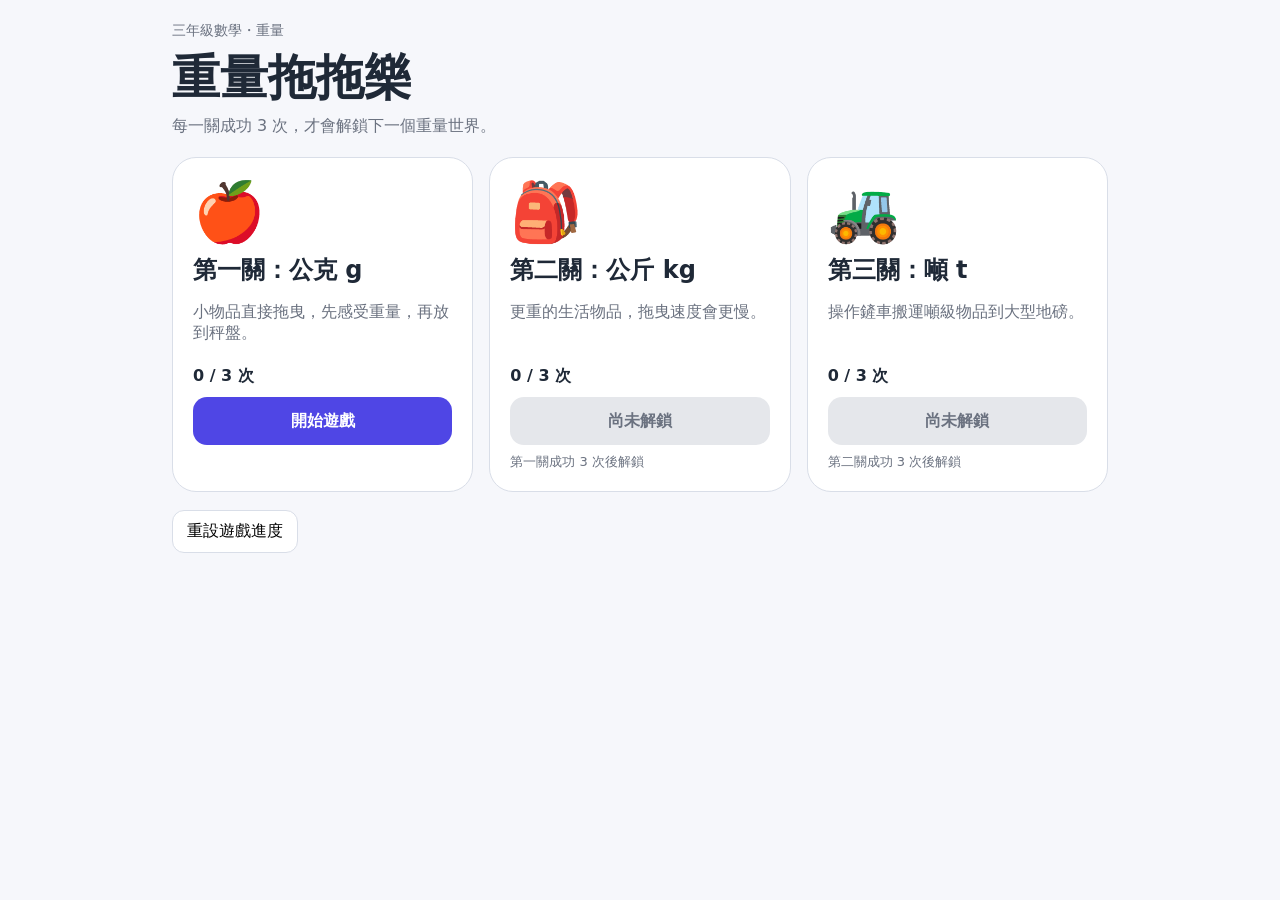
<file: index.html>
<!doctype html>
<html lang="zh-Hant">
<head>
<meta charset="utf-8">
<meta name="viewport" content="width=device-width, initial-scale=1">
<title>三年級重量遊戲</title>
<link rel="stylesheet" href="shared.css">
<style>
.home{max-width:980px;margin:0 auto;padding:22px}
.hero{margin-bottom:20px}
.hero h1{font-size:clamp(30px,5vw,48px);margin:6px 0}
.hero p{color:var(--muted);margin:0}
.cards{display:grid;grid-template-columns:repeat(3,minmax(0,1fr));gap:16px}
.card{background:var(--panel);border:1px solid var(--border);border-radius:24px;padding:20px;min-width:0}
.card .icon{font-size:58px}
.card h2{margin:8px 0 4px}
.card p{color:var(--muted);min-height:48px}
.card .progress{height:auto;width:auto;background:none;font-weight:800;color:var(--text);margin:10px 0}
.play{
  min-height:48px;border-radius:14px;padding:0 16px;display:flex;align-items:center;justify-content:center;
  text-decoration:none;font-weight:800;background:var(--accent);color:#fff
}
.play.locked{background:#e5e7eb;color:#6b7280;pointer-events:none}
.lockline{font-size:13px;color:var(--muted);margin-top:8px}
.reset{margin-top:18px;border:1px solid var(--border);background:var(--panel);border-radius:12px;padding:10px 14px}
@media(max-width:760px){.cards{grid-template-columns:1fr}}
</style>
</head>
<body>
<main class="home">
  <section class="hero">
    <div class="eyebrow">三年級數學・重量</div>
    <h1>重量拖拖樂</h1>
    <p>每一關成功 3 次，才會解鎖下一個重量世界。</p>
  </section>

  <section class="cards">
    <article class="card">
      <div class="icon">🍎</div>
      <h2>第一關：公克 g</h2>
      <p>小物品直接拖曳，先感受重量，再放到秤盤。</p>
      <div class="progress" id="gramsProgress">0 / 3 次</div>
      <a class="play" href="grams.html">開始遊戲</a>
    </article>

    <article class="card">
      <div class="icon">🎒</div>
      <h2>第二關：公斤 kg</h2>
      <p>更重的生活物品，拖曳速度會更慢。</p>
      <div class="progress" id="kgProgress">0 / 3 次</div>
      <a class="play locked" id="kgLink" href="kilograms.html">尚未解鎖</a>
      <div class="lockline" id="kgLock">第一關成功 3 次後解鎖</div>
    </article>

    <article class="card">
      <div class="icon">🚜</div>
      <h2>第三關：噸 t</h2>
      <p>操作鏟車搬運噸級物品到大型地磅。</p>
      <div class="progress" id="tonsProgress">0 / 3 次</div>
      <a class="play locked" id="tonsLink" href="tons.html">尚未解鎖</a>
      <div class="lockline" id="tonsLock">第二關成功 3 次後解鎖</div>
    </article>
  </section>

  <button class="reset" id="resetBtn" type="button">重設遊戲進度</button>
</main>

<script src="shared.js"></script>
<script>
const p=GameCore.loadProgress();
gramsProgress.textContent=`${p.gramsWins} / 3 次`;
kgProgress.textContent=`${p.kilogramsWins} / 3 次`;
tonsProgress.textContent=`${p.tonsWins} / 3 次`;

if(GameCore.isUnlocked('kilograms')){
  kgLink.classList.remove('locked'); kgLink.textContent='開始遊戲'; kgLock.textContent='已解鎖';
}
if(GameCore.isUnlocked('tons')){
  tonsLink.classList.remove('locked'); tonsLink.textContent='開始遊戲'; tonsLock.textContent='已解鎖';
}
resetBtn.addEventListener('click',()=>{
  if(confirm('要把三個關卡的進度全部歸零嗎？')){
    GameCore.resetAll(); location.reload();
  }
});
</script>
</body>
</html>
</file>
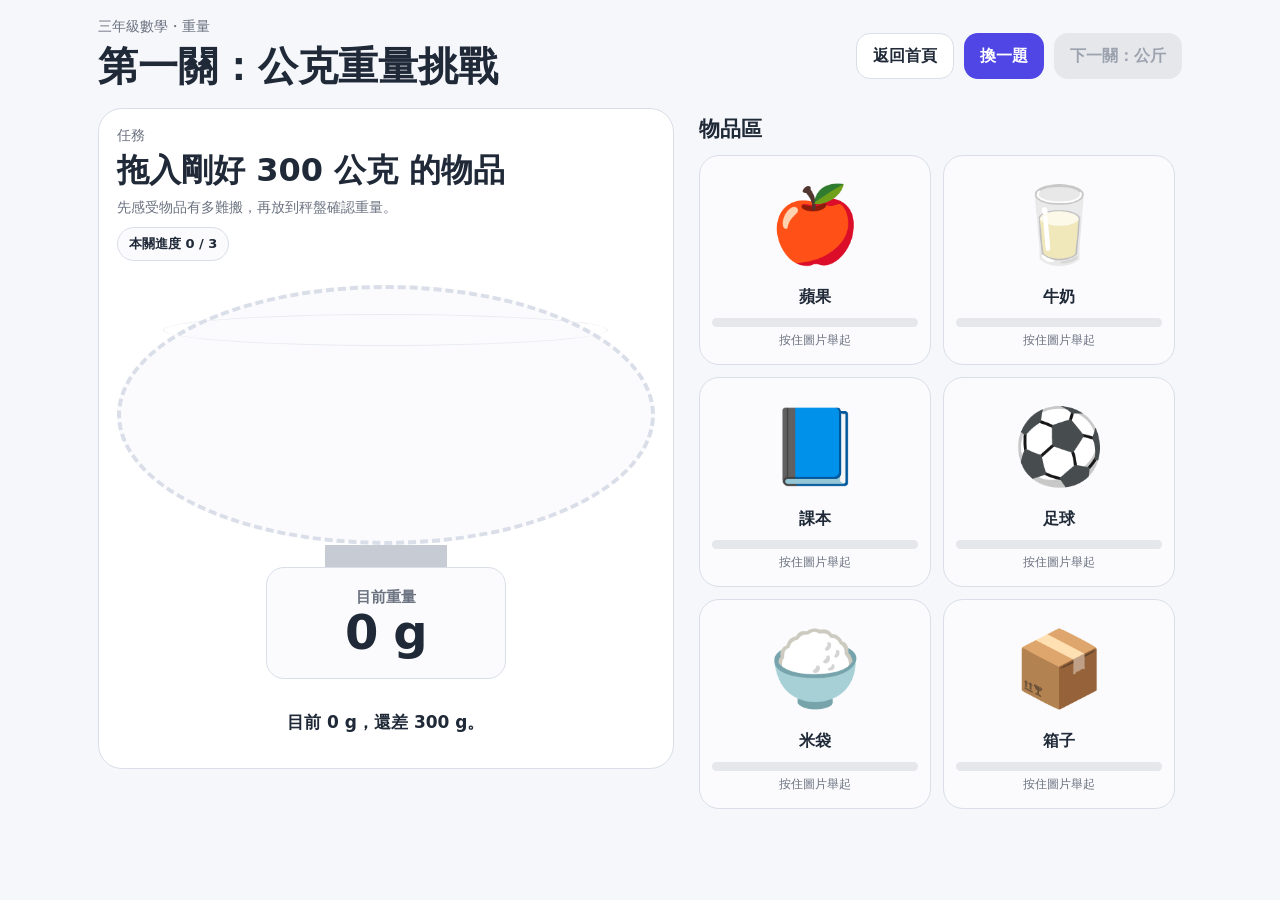
<file: grams.html>
<!doctype html>
<html lang="zh-Hant">
<head>
<meta charset="utf-8">
<meta name="viewport" content="width=device-width, initial-scale=1, viewport-fit=cover">
<title>第一關：公克重量挑戰</title>
<link rel="stylesheet" href="shared.css">
</head>
<body>
<main class="app" id="gameArea">
  
  <header class="topbar">
    <div>
      <div class="eyebrow">三年級數學・重量</div>
      <h1>第一關：公克重量挑戰</h1>
    </div>
    <div class="actions">
      <a class="back" href="index.html">返回首頁</a>
      <button class="btn" id="newRound" type="button">換一題</button>
      <a class="btn next-level disabled" id="nextLevel" href="kilograms.html" aria-disabled="true">下一關：公斤</a>
    </div>
  </header>

  <section class="layout">
    <div class="panel">
      <div class="mission-label">任務</div>
      <div class="mission" id="mission"></div>
      <div class="hint">先感受物品有多難搬，再放到秤盤確認重量。</div>
      <div class="progress-badge" id="progressBadge">本關進度 0 / 3</div>
      

      <div class="scale-wrap">
        <div class="plate" id="targetArea" aria-label="秤盤">
          <div class="plate-items" id="targetItems"></div>
        </div>
        <div class="scale-neck"></div>
        <div class="scale-readout">
          <span>目前重量</span>
          <strong><span class="total-number" id="totalWeight">0</span> g</strong>
        </div>
      </div>

      <div class="message" id="message" aria-live="polite"></div>
    </div>

    <div class="items-zone" id="returnZone">
      <h2>物品區</h2>
      <div class="grid" id="items"></div>
    </div>
  </section>

  <div class="result-modal" id="resultModal" hidden>
    <div class="result-card" role="dialog" aria-modal="true" aria-labelledby="resultTitle">
      <div class="result-icon">🎉</div>
      <h2 id="resultTitle">答對了！</h2>
      <p id="resultText"></p>
      <div class="result-actions">
        <button class="btn" id="modalNextQuestion" type="button">下一題</button>
        <a class="btn result-next-level" id="modalNextLevel" href="kilograms.html" hidden>下一關：公斤</a>
      </div>
    </div>
  </div>

</main>

<script src="shared.js"></script>
<script>

const GAME='grams', UNIT='g', FORKLIFT_POWER=1;
const objects=[{"id": "apple", "pic": "🍎", "name": "蘋果", "weight": 100, "grams": 100}, {"id": "milk", "pic": "🥛", "name": "牛奶", "weight": 200, "grams": 200}, {"id": "book", "pic": "📘", "name": "課本", "weight": 300, "grams": 300}, {"id": "ball", "pic": "⚽", "name": "足球", "weight": 400, "grams": 400}, {"id": "rice", "pic": "🍚", "name": "米袋", "weight": 500, "grams": 500}, {"id": "box", "pic": "📦", "name": "箱子", "weight": 600, "grams": 600}];
const rounds=[{"target":300,"label":"300 公克"},{"target":400,"label":"400 公克"},{"target":500,"label":"500 公克"},{"target":600,"label":"600 公克"},{"target":700,"label":"700 公克"},{"target":800,"label":"800 公克"},{"target":900,"label":"900 公克"},{"target":1000,"label":"1000 公克"}];

const root=document.querySelector('#gameArea');
const itemsEl=document.querySelector('#items');
const targetArea=document.querySelector('#targetArea');
const targetItems=document.querySelector('#targetItems');
const totalWeight=document.querySelector('#totalWeight');
const mission=document.querySelector('#mission');
const message=document.querySelector('#message');
const newRound=document.querySelector('#newRound');
const returnZone=document.querySelector('#returnZone');
const progressBadge=document.querySelector('#progressBadge');
const nextLevel=document.querySelector('#nextLevel');
const resultModal=document.querySelector('#resultModal');
const resultText=document.querySelector('#resultText');
const modalNextQuestion=document.querySelector('#modalNextQuestion');
const modalNextLevel=document.querySelector('#modalNextLevel');
let placed=[], round=0, countedThisRound=false, lastRoundIndex=-1;

function progressCount(){ return GameCore.loadProgress()[GAME+'Wins']; }
function updateProgressBadge(){ progressBadge.textContent=`本關進度 ${progressCount()} / 3`; }
function updateNextButton(){
  const unlocked=GameCore.isUnlocked('kilograms');
  if(unlocked){
    nextLevel.classList.remove('disabled');
    nextLevel.setAttribute('aria-disabled','false');
  }else{
    nextLevel.classList.add('disabled');
    nextLevel.setAttribute('aria-disabled','true');
  }
}
function total(){ return placed.reduce((s,id)=>s+objects.find(o=>o.id===id).weight,0); }
function isPlaced(id){ return placed.includes(id); }
function pickRandomRound(){
  if(rounds.length<=1){ round=0; return; }
  let next;
  do{
    next=Math.floor(Math.random()*rounds.length);
  }while(next===lastRoundIndex);
  lastRoundIndex=next;
  round=next;
}
function showResultModal(wins){
  resultText.textContent=`本關已成功 ${wins} / 3 次`;
  modalNextLevel.hidden = wins < 3;
  resultModal.hidden=false;
}
function hideResultModal(){
  resultModal.hidden=true;
}

function gramsFor(obj){ return obj.grams; }
function speedFor(obj){ return GameCore.dragSpeedFromGrams(gramsFor(obj))*FORKLIFT_POWER; }
function liftFor(obj){ return GameCore.liftTimeFromGrams(gramsFor(obj)); }



function renderObjects(){
  itemsEl.innerHTML='';
  objects.forEach(obj=>{
    // 來源物品永遠保留，可重複搬運同一種物品。
    const card=document.createElement('div');
    card.className='object-card';
    card.innerHTML=`
      <div class="drag-picture" role="button" tabindex="0" aria-disabled="false"
        aria-label="${obj.name}，拖到秤盤">${obj.pic}</div>
      <div class="name">${obj.name}</div>
      <div class="progress-track"><div class="progress"></div></div>
      <div class="status">按住圖片舉起</div>`;
    setupSourceDrag(card,obj);
    itemsEl.appendChild(card);
  });
}

function setupSourceDrag(card,obj){
  const pic=card.querySelector('.drag-picture');
  const progress=card.querySelector('.progress');
  const status=card.querySelector('.status');
  const speed=speedFor(obj), needed=liftFor(obj);
  let active=false,lifted=false,startX=0,startY=0,startScrollY=0,startTime=0,lastFrame=0;
  let lastClientX=0,lastClientY=0,timer=0,holdRaf=0,dragRaf=0;
  const state={targetX:0,targetY:0,currentX:0,currentY:0};

  function reset(){
    active=false;lifted=false;clearTimeout(timer);cancelAnimationFrame(holdRaf);cancelAnimationFrame(dragRaf);
    pic.classList.remove('holding','lifted');pic.style.transform='';progress.style.width='0%';
    status.textContent='按住圖片舉起';
  }
  function loop(now){
    if(!active||!lifted)return;
    if(!lastFrame)lastFrame=now;
    const dt=Math.min(.05,(now-lastFrame)/1000);lastFrame=now;
    GameCore.autoScrollForPointer(lastClientY);
    state.targetX=lastClientX-startX;
    state.targetY=lastClientY-startY+(window.scrollY-startScrollY);
    GameCore.moveLimited(pic,state,speed,dt);
    dragRaf=requestAnimationFrame(loop);
  }

  pic.addEventListener('pointerdown',e=>{
    e.preventDefault();if(active)return;
    active=true;startX=e.clientX;startY=e.clientY;startScrollY=window.scrollY;
    lastClientX=e.clientX;lastClientY=e.clientY;startTime=performance.now();lastFrame=0;
    state.targetX=state.targetY=state.currentX=state.currentY=0;
    pic.setPointerCapture(e.pointerId);pic.classList.add('holding');
    message.textContent='正在舉起'+obj.name+'……';
    const tick=now=>{
      if(!active||lifted)return;
      const p=Math.min(1,(now-startTime)/needed);
      progress.style.width=(p*100)+'%';status.textContent='舉起中 '+Math.round(p*100)+'%';
      if(p<1)holdRaf=requestAnimationFrame(tick);
    };
    holdRaf=requestAnimationFrame(tick);
    timer=setTimeout(()=>{
      if(!active)return;
      lifted=true;pic.classList.remove('holding');pic.classList.add('lifted');
      progress.style.width='100%';status.textContent='拖到秤盤';
      dragRaf=requestAnimationFrame(loop);
    },needed);
  });

  pic.addEventListener('pointermove',e=>{
    if(!active)return;lastClientX=e.clientX;lastClientY=e.clientY;
    if(!lifted)return;
    state.targetX=lastClientX-startX;
    state.targetY=lastClientY-startY+(window.scrollY-startScrollY);
  });

  pic.addEventListener('pointerup',()=>{
    if(!active)return;
    if(!lifted){message.textContent=obj.name+'還沒舉起來，再按久一點。';reset();return;}
    const a=pic.getBoundingClientRect(),b=targetArea.getBoundingClientRect();
    const cx=a.left+a.width/2,cy=a.top+a.height/2;
    const hit=cx>=b.left&&cx<=b.right&&cy>=b.top&&cy<=b.bottom;
    if(hit){placed.push(obj.id);renderObjects();renderTarget();}
    else message.textContent=obj.name+'還沒移到秤盤。';
    reset();
  });
  pic.addEventListener('pointercancel',reset);
  pic.addEventListener('keydown',e=>{
    if(e.key==='Enter'||e.key===' '){
      e.preventDefault();placed.push(obj.id);renderObjects();renderTarget();
    }
  });
}

function setupReturnDrag(el,obj,index){
  const pic=el.querySelector('.plate-picture');
  const speed=speedFor(obj);
  let active=false,startX=0,startY=0,startScrollY=0,lastFrame=0,raf=0,lastClientX=0,lastClientY=0;
  const state={targetX:0,targetY:0,currentX:0,currentY:0};
  function reset(){
    active=false;cancelAnimationFrame(raf);pic.classList.remove('dragging');pic.style.transform='';
    returnZone.style.borderColor='transparent';
  }
  function loop(now){
    if(!active)return;if(!lastFrame)lastFrame=now;
    const dt=Math.min(.05,(now-lastFrame)/1000);lastFrame=now;
    GameCore.autoScrollForPointer(lastClientY);
    state.targetX=lastClientX-startX;
    state.targetY=lastClientY-startY+(window.scrollY-startScrollY);
    GameCore.moveLimited(pic,state,speed,dt);
    raf=requestAnimationFrame(loop);
  }
  pic.addEventListener('pointerdown',e=>{
    e.preventDefault();active=true;startX=e.clientX;startY=e.clientY;startScrollY=window.scrollY;
    lastClientX=e.clientX;lastClientY=e.clientY;lastFrame=0;
    state.targetX=state.targetY=state.currentX=state.currentY=0;
    pic.setPointerCapture(e.pointerId);pic.classList.add('dragging');
    returnZone.style.borderColor='var(--accent)';
    raf=requestAnimationFrame(loop);
  });
  pic.addEventListener('pointermove',e=>{
    if(!active)return;lastClientX=e.clientX;lastClientY=e.clientY;
    state.targetX=lastClientX-startX;state.targetY=lastClientY-startY+(window.scrollY-startScrollY);
  });
  pic.addEventListener('pointerup',()=>{
    if(!active)return;
    const a=pic.getBoundingClientRect(),b=returnZone.getBoundingClientRect();
    const cx=a.left+a.width/2,cy=a.top+a.height/2;
    if(cx>=b.left&&cx<=b.right&&cy>=b.top&&cy<=b.bottom){
      placed.splice(index,1);renderObjects();renderTarget();message.textContent=obj.name+'已放回物品區。';
    }else message.textContent=obj.name+'還在秤盤上。';
    reset();
  });
  pic.addEventListener('pointercancel',reset);
}

function renderTarget(){
  targetItems.innerHTML='';
  placed.forEach((id,index)=>{
    const obj=objects.find(o=>o.id===id);
    const el=document.createElement('div');el.className='plate-item';
    el.innerHTML=`<div class="plate-picture" role="button" tabindex="0" aria-label="${obj.name}，拖回物品區">${obj.pic}</div>`;
    setupReturnDrag(el,obj,index);targetItems.appendChild(el);
  });

  const value=total(), target=rounds[round].target;
  totalWeight.textContent=Number.isInteger(value)?value:value.toFixed(1);

  if(value===target){
    targetArea.style.borderColor='var(--ok)';
    if(!countedThisRound){
      countedThisRound=true;
      const wins=GameCore.addWin(GAME);
      updateProgressBadge();
      updateNextButton();
      message.textContent=`答對了！本關已成功 ${wins} / 3 次 🎉`;
      if(wins>=3){
        message.textContent += GAME==='grams'?' 下一關「公斤」已解鎖！':GAME==='kilograms'?' 下一關「噸」已解鎖！':' 本關完成！';
      }
      showResultModal(wins);
    }else{
      message.textContent=`答對了！剛好 ${rounds[round].label} 🎉`;
    }
  }else if(value>target){
    targetArea.style.borderColor='var(--danger)';
    message.textContent=`太重了，多了 ${(value-target).toFixed(1).replace('.0','')} g。`;
  }else{
    targetArea.style.borderColor='var(--border)';
    message.textContent=`目前 ${Number.isInteger(value)?value:value.toFixed(1)} g，還差 ${(target-value).toFixed(1).replace('.0','')} g。`;
  }
}

function startRound(next=false){
  if(next || lastRoundIndex===-1) pickRandomRound();
  placed=[];countedThisRound=false;
  mission.textContent=`拖入剛好 ${rounds[round].label} 的物品`;
  message.textContent='按住圖片舉起，再拖到秤盤稱重。';
  renderObjects();renderTarget();updateProgressBadge();updateNextButton();
}
modalNextQuestion.addEventListener('click',()=>{
  hideResultModal();
  startRound(true);
});
resultModal.addEventListener('click',e=>{
  if(e.target===resultModal) hideResultModal();
});
nextLevel.addEventListener('click',e=>{
  if(nextLevel.classList.contains('disabled')){
    e.preventDefault();
    message.textContent='本關需成功 3 次才能進入下一關。';
  }
});
newRound.addEventListener('click',()=>startRound(true));
startRound(false);
</script>

</body>
</html>
</file>
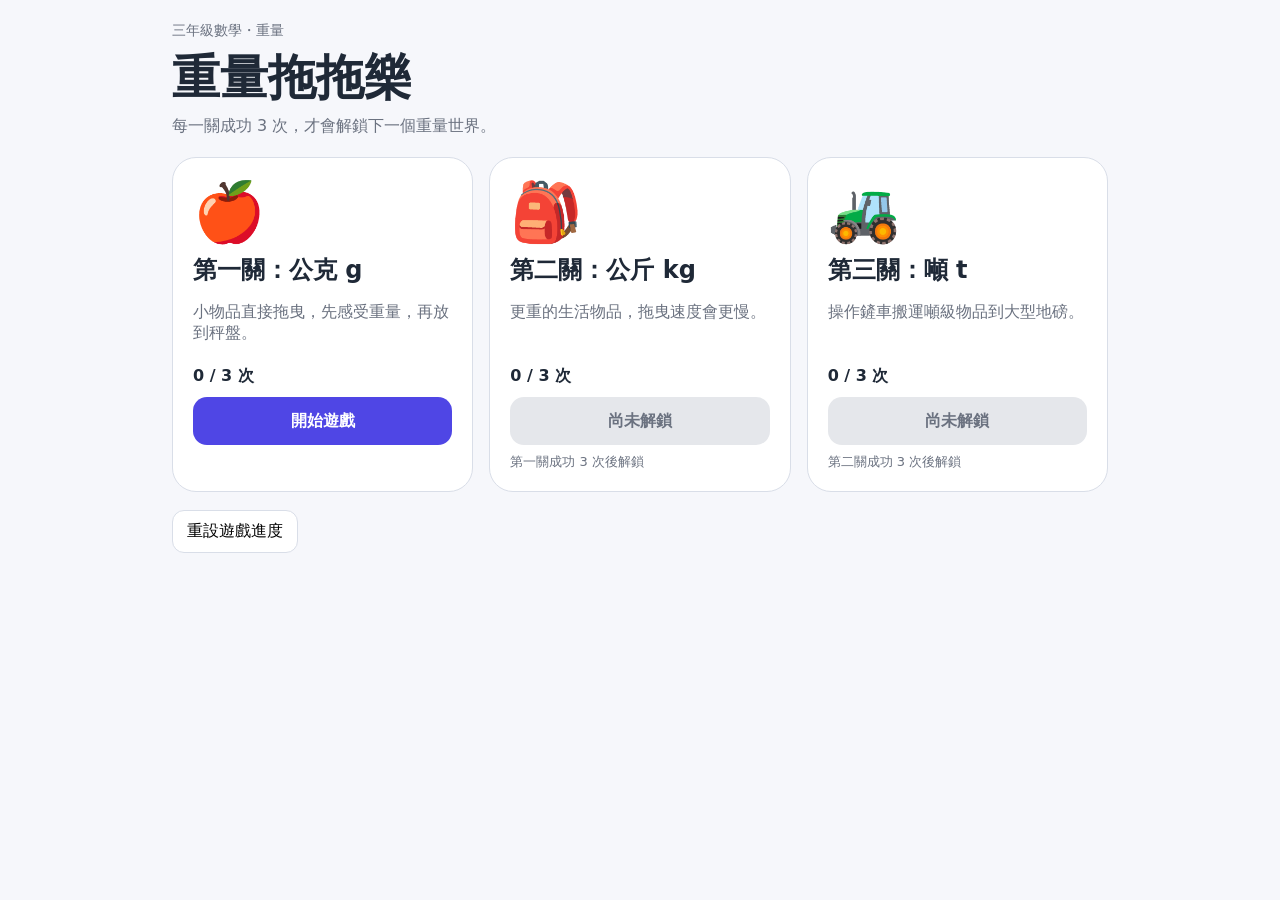
<file: kilograms.html>
<!doctype html>
<html lang="zh-Hant">
<head>
<meta charset="utf-8">
<meta name="viewport" content="width=device-width, initial-scale=1, viewport-fit=cover">
<title>第二關：公斤重量挑戰</title>
<link rel="stylesheet" href="shared.css">
</head>
<body>
<main class="app" id="gameArea">
  
  <header class="topbar">
    <div>
      <div class="eyebrow">三年級數學・重量</div>
      <h1>第二關：公斤重量挑戰</h1>
    </div>
    <div class="actions">
      <a class="back" href="index.html">返回首頁</a>
      <button class="btn" id="newRound" type="button">換一題</button>
      <a class="btn next-level disabled" id="nextLevel" href="tons.html" aria-disabled="true">下一關：噸</a>
    </div>
  </header>

  <section class="layout">
    <div class="panel">
      <div class="mission-label">任務</div>
      <div class="mission" id="mission"></div>
      <div class="hint">先感受物品有多難搬，再放到秤盤確認重量。</div>
      <div class="progress-badge" id="progressBadge">本關進度 0 / 3</div>
      

      <div class="scale-wrap">
        <div class="plate" id="targetArea" aria-label="秤盤">
          <div class="plate-items" id="targetItems"></div>
        </div>
        <div class="scale-neck"></div>
        <div class="scale-readout">
          <span>目前重量</span>
          <strong><span class="total-number" id="totalWeight">0</span> kg</strong>
        </div>
      </div>

      <div class="message" id="message" aria-live="polite"></div>
    </div>

    <div class="items-zone" id="returnZone">
      <h2>物品區</h2>
      <div class="grid" id="items"></div>
    </div>
  </section>

  <div class="result-modal" id="resultModal" hidden>
    <div class="result-card" role="dialog" aria-modal="true" aria-labelledby="resultTitle">
      <div class="result-icon">🎉</div>
      <h2 id="resultTitle">答對了！</h2>
      <p id="resultText"></p>
      <div class="result-actions">
        <button class="btn" id="modalNextQuestion" type="button">下一題</button>
        <a class="btn result-next-level" id="modalNextLevel" href="tons.html" hidden>下一關：噸</a>
      </div>
    </div>
  </div>

</main>

<script src="shared.js"></script>
<script>

if(!GameCore.isUnlocked('kilograms')){
  location.href='index.html';
}

const GAME='kilograms', UNIT='kg', FORKLIFT_POWER=1;
const objects=[{"id": "bottle", "pic": "🧴", "name": "大水壺", "weight": 1, "grams": 1000}, {"id": "backpack", "pic": "🎒", "name": "書包", "weight": 2, "grams": 2000}, {"id": "melon", "pic": "🍉", "name": "西瓜", "weight": 5, "grams": 5000}, {"id": "rice", "pic": "🍚", "name": "米袋", "weight": 10, "grams": 10000}, {"id": "suitcase", "pic": "🧳", "name": "行李箱", "weight": 20, "grams": 20000}, {"id": "box", "pic": "📦", "name": "大紙箱", "weight": 30, "grams": 30000}];
const rounds=[{"target":3,"label":"3 公斤"},{"target":5,"label":"5 公斤"},{"target":7,"label":"7 公斤"},{"target":10,"label":"10 公斤"},{"target":12,"label":"12 公斤"},{"target":15,"label":"15 公斤"},{"target":20,"label":"20 公斤"},{"target":25,"label":"25 公斤"}];

const root=document.querySelector('#gameArea');
const itemsEl=document.querySelector('#items');
const targetArea=document.querySelector('#targetArea');
const targetItems=document.querySelector('#targetItems');
const totalWeight=document.querySelector('#totalWeight');
const mission=document.querySelector('#mission');
const message=document.querySelector('#message');
const newRound=document.querySelector('#newRound');
const returnZone=document.querySelector('#returnZone');
const progressBadge=document.querySelector('#progressBadge');
const nextLevel=document.querySelector('#nextLevel');
const resultModal=document.querySelector('#resultModal');
const resultText=document.querySelector('#resultText');
const modalNextQuestion=document.querySelector('#modalNextQuestion');
const modalNextLevel=document.querySelector('#modalNextLevel');
let placed=[], round=0, countedThisRound=false, lastRoundIndex=-1;

function progressCount(){ return GameCore.loadProgress()[GAME+'Wins']; }
function updateProgressBadge(){ progressBadge.textContent=`本關進度 ${progressCount()} / 3`; }
function updateNextButton(){
  const unlocked=GameCore.isUnlocked('tons');
  if(unlocked){
    nextLevel.classList.remove('disabled');
    nextLevel.setAttribute('aria-disabled','false');
  }else{
    nextLevel.classList.add('disabled');
    nextLevel.setAttribute('aria-disabled','true');
  }
}
function total(){ return placed.reduce((s,id)=>s+objects.find(o=>o.id===id).weight,0); }
function isPlaced(id){ return placed.includes(id); }
function pickRandomRound(){
  if(rounds.length<=1){ round=0; return; }
  let next;
  do{
    next=Math.floor(Math.random()*rounds.length);
  }while(next===lastRoundIndex);
  lastRoundIndex=next;
  round=next;
}
function showResultModal(wins){
  resultText.textContent=`本關已成功 ${wins} / 3 次`;
  modalNextLevel.hidden = wins < 3;
  resultModal.hidden=false;
}
function hideResultModal(){
  resultModal.hidden=true;
}

function gramsFor(obj){ return obj.grams; }
function speedFor(obj){ return GameCore.dragSpeedFromGrams(gramsFor(obj))*FORKLIFT_POWER; }
function liftFor(obj){ return GameCore.liftTimeFromGrams(gramsFor(obj)); }



function renderObjects(){
  itemsEl.innerHTML='';
  objects.forEach(obj=>{
    // 來源物品永遠保留，可重複搬運同一種物品。
    const card=document.createElement('div');
    card.className='object-card';
    card.innerHTML=`
      <div class="drag-picture" role="button" tabindex="0" aria-disabled="false"
        aria-label="${obj.name}，拖到秤盤">${obj.pic}</div>
      <div class="name">${obj.name}</div>
      <div class="progress-track"><div class="progress"></div></div>
      <div class="status">按住圖片舉起</div>`;
    setupSourceDrag(card,obj);
    itemsEl.appendChild(card);
  });
}

function setupSourceDrag(card,obj){
  const pic=card.querySelector('.drag-picture');
  const progress=card.querySelector('.progress');
  const status=card.querySelector('.status');
  const speed=speedFor(obj), needed=liftFor(obj);
  let active=false,lifted=false,startX=0,startY=0,startScrollY=0,startTime=0,lastFrame=0;
  let lastClientX=0,lastClientY=0,timer=0,holdRaf=0,dragRaf=0;
  const state={targetX:0,targetY:0,currentX:0,currentY:0};

  function reset(){
    active=false;lifted=false;clearTimeout(timer);cancelAnimationFrame(holdRaf);cancelAnimationFrame(dragRaf);
    pic.classList.remove('holding','lifted');pic.style.transform='';progress.style.width='0%';
    status.textContent='按住圖片舉起';
  }
  function loop(now){
    if(!active||!lifted)return;
    if(!lastFrame)lastFrame=now;
    const dt=Math.min(.05,(now-lastFrame)/1000);lastFrame=now;
    GameCore.autoScrollForPointer(lastClientY);
    state.targetX=lastClientX-startX;
    state.targetY=lastClientY-startY+(window.scrollY-startScrollY);
    GameCore.moveLimited(pic,state,speed,dt);
    dragRaf=requestAnimationFrame(loop);
  }

  pic.addEventListener('pointerdown',e=>{
    e.preventDefault();if(active)return;
    active=true;startX=e.clientX;startY=e.clientY;startScrollY=window.scrollY;
    lastClientX=e.clientX;lastClientY=e.clientY;startTime=performance.now();lastFrame=0;
    state.targetX=state.targetY=state.currentX=state.currentY=0;
    pic.setPointerCapture(e.pointerId);pic.classList.add('holding');
    message.textContent='正在舉起'+obj.name+'……';
    const tick=now=>{
      if(!active||lifted)return;
      const p=Math.min(1,(now-startTime)/needed);
      progress.style.width=(p*100)+'%';status.textContent='舉起中 '+Math.round(p*100)+'%';
      if(p<1)holdRaf=requestAnimationFrame(tick);
    };
    holdRaf=requestAnimationFrame(tick);
    timer=setTimeout(()=>{
      if(!active)return;
      lifted=true;pic.classList.remove('holding');pic.classList.add('lifted');
      progress.style.width='100%';status.textContent='拖到秤盤';
      dragRaf=requestAnimationFrame(loop);
    },needed);
  });

  pic.addEventListener('pointermove',e=>{
    if(!active)return;lastClientX=e.clientX;lastClientY=e.clientY;
    if(!lifted)return;
    state.targetX=lastClientX-startX;
    state.targetY=lastClientY-startY+(window.scrollY-startScrollY);
  });

  pic.addEventListener('pointerup',()=>{
    if(!active)return;
    if(!lifted){message.textContent=obj.name+'還沒舉起來，再按久一點。';reset();return;}
    const a=pic.getBoundingClientRect(),b=targetArea.getBoundingClientRect();
    const cx=a.left+a.width/2,cy=a.top+a.height/2;
    const hit=cx>=b.left&&cx<=b.right&&cy>=b.top&&cy<=b.bottom;
    if(hit){placed.push(obj.id);renderObjects();renderTarget();}
    else message.textContent=obj.name+'還沒移到秤盤。';
    reset();
  });
  pic.addEventListener('pointercancel',reset);
  pic.addEventListener('keydown',e=>{
    if(e.key==='Enter'||e.key===' '){
      e.preventDefault();placed.push(obj.id);renderObjects();renderTarget();
    }
  });
}

function setupReturnDrag(el,obj,index){
  const pic=el.querySelector('.plate-picture');
  const speed=speedFor(obj);
  let active=false,startX=0,startY=0,startScrollY=0,lastFrame=0,raf=0,lastClientX=0,lastClientY=0;
  const state={targetX:0,targetY:0,currentX:0,currentY:0};
  function reset(){
    active=false;cancelAnimationFrame(raf);pic.classList.remove('dragging');pic.style.transform='';
    returnZone.style.borderColor='transparent';
  }
  function loop(now){
    if(!active)return;if(!lastFrame)lastFrame=now;
    const dt=Math.min(.05,(now-lastFrame)/1000);lastFrame=now;
    GameCore.autoScrollForPointer(lastClientY);
    state.targetX=lastClientX-startX;
    state.targetY=lastClientY-startY+(window.scrollY-startScrollY);
    GameCore.moveLimited(pic,state,speed,dt);
    raf=requestAnimationFrame(loop);
  }
  pic.addEventListener('pointerdown',e=>{
    e.preventDefault();active=true;startX=e.clientX;startY=e.clientY;startScrollY=window.scrollY;
    lastClientX=e.clientX;lastClientY=e.clientY;lastFrame=0;
    state.targetX=state.targetY=state.currentX=state.currentY=0;
    pic.setPointerCapture(e.pointerId);pic.classList.add('dragging');
    returnZone.style.borderColor='var(--accent)';
    raf=requestAnimationFrame(loop);
  });
  pic.addEventListener('pointermove',e=>{
    if(!active)return;lastClientX=e.clientX;lastClientY=e.clientY;
    state.targetX=lastClientX-startX;state.targetY=lastClientY-startY+(window.scrollY-startScrollY);
  });
  pic.addEventListener('pointerup',()=>{
    if(!active)return;
    const a=pic.getBoundingClientRect(),b=returnZone.getBoundingClientRect();
    const cx=a.left+a.width/2,cy=a.top+a.height/2;
    if(cx>=b.left&&cx<=b.right&&cy>=b.top&&cy<=b.bottom){
      placed.splice(index,1);renderObjects();renderTarget();message.textContent=obj.name+'已放回物品區。';
    }else message.textContent=obj.name+'還在秤盤上。';
    reset();
  });
  pic.addEventListener('pointercancel',reset);
}

function renderTarget(){
  targetItems.innerHTML='';
  placed.forEach((id,index)=>{
    const obj=objects.find(o=>o.id===id);
    const el=document.createElement('div');el.className='plate-item';
    el.innerHTML=`<div class="plate-picture" role="button" tabindex="0" aria-label="${obj.name}，拖回物品區">${obj.pic}</div>`;
    setupReturnDrag(el,obj,index);targetItems.appendChild(el);
  });

  const value=total(), target=rounds[round].target;
  totalWeight.textContent=Number.isInteger(value)?value:value.toFixed(1);

  if(value===target){
    targetArea.style.borderColor='var(--ok)';
    if(!countedThisRound){
      countedThisRound=true;
      const wins=GameCore.addWin(GAME);
      updateProgressBadge();
      updateNextButton();
      message.textContent=`答對了！本關已成功 ${wins} / 3 次 🎉`;
      if(wins>=3){
        message.textContent += GAME==='grams'?' 下一關「公斤」已解鎖！':GAME==='kilograms'?' 下一關「噸」已解鎖！':' 本關完成！';
      }
      showResultModal(wins);
    }else{
      message.textContent=`答對了！剛好 ${rounds[round].label} 🎉`;
    }
  }else if(value>target){
    targetArea.style.borderColor='var(--danger)';
    message.textContent=`太重了，多了 ${(value-target).toFixed(1).replace('.0','')} kg。`;
  }else{
    targetArea.style.borderColor='var(--border)';
    message.textContent=`目前 ${Number.isInteger(value)?value:value.toFixed(1)} kg，還差 ${(target-value).toFixed(1).replace('.0','')} kg。`;
  }
}

function startRound(next=false){
  if(next || lastRoundIndex===-1) pickRandomRound();
  placed=[];countedThisRound=false;
  mission.textContent=`拖入剛好 ${rounds[round].label} 的物品`;
  message.textContent='按住圖片舉起，再拖到秤盤稱重。';
  renderObjects();renderTarget();updateProgressBadge();updateNextButton();
}
modalNextQuestion.addEventListener('click',()=>{
  hideResultModal();
  startRound(true);
});
resultModal.addEventListener('click',e=>{
  if(e.target===resultModal) hideResultModal();
});
nextLevel.addEventListener('click',e=>{
  if(nextLevel.classList.contains('disabled')){
    e.preventDefault();
    message.textContent='本關需成功 3 次才能進入下一關。';
  }
});
newRound.addEventListener('click',()=>startRound(true));
startRound(false);
</script>

</body>
</html>
</file>
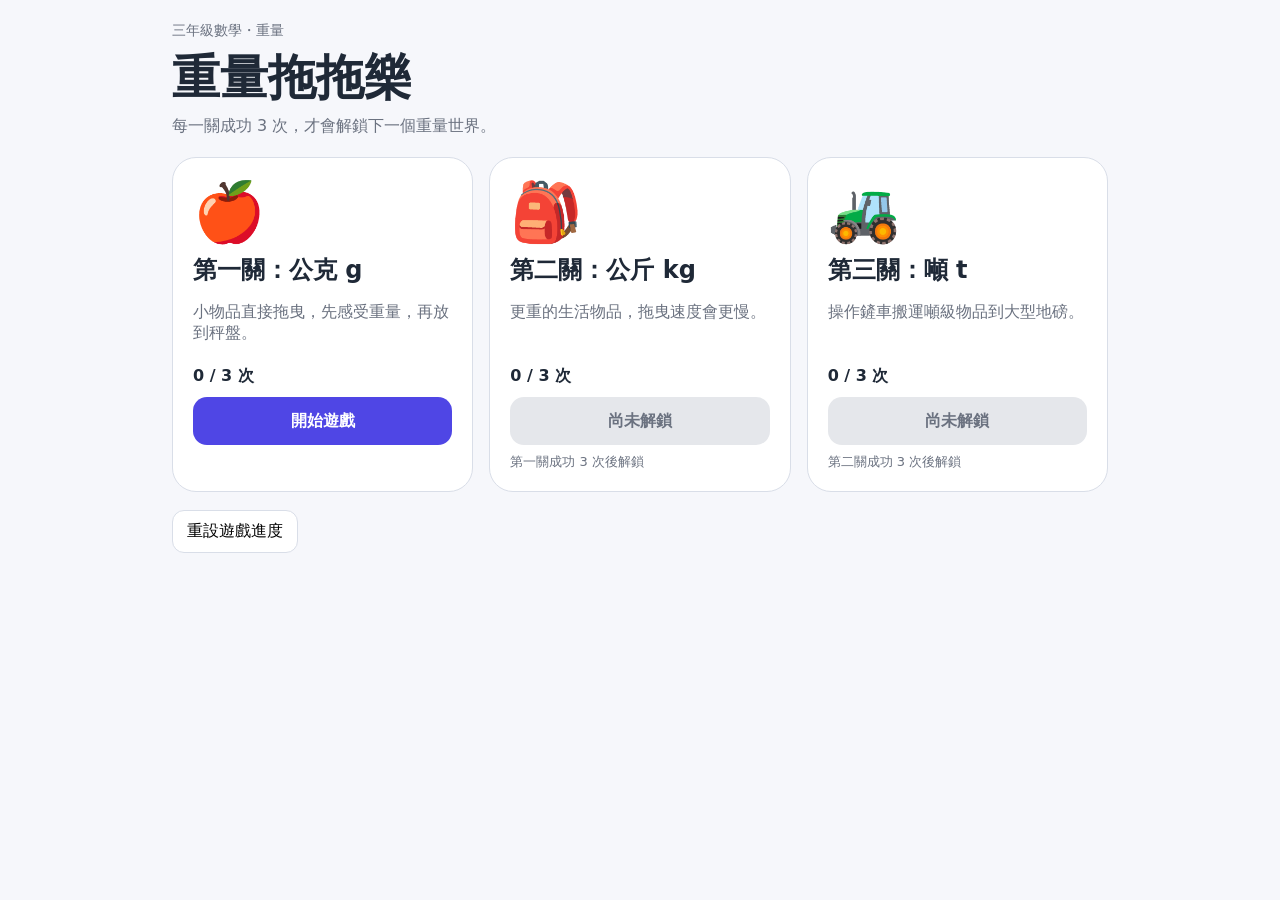
<file: tons.html>
<!doctype html>
<html lang="zh-Hant">
<head>
<meta charset="utf-8">
<meta name="viewport" content="width=device-width, initial-scale=1, viewport-fit=cover">
<title>第三關：噸級鏟車挑戰</title>
<link rel="stylesheet" href="shared.css">
</head>
<body>
<main class="app forklift-area" id="gameArea">
  <div class="forklift-cursor" id="forkliftCursor" aria-hidden="true">🚜</div>
  <header class="topbar">
    <div>
      <div class="eyebrow">三年級數學・重量</div>
      <h1>第三關：噸級鏟車挑戰</h1>
    </div>
    <div class="actions">
      <a class="back" href="index.html">返回首頁</a>
      <button class="btn" id="newRound" type="button">換一題</button>
      <a class="btn next-level disabled" id="nextLevel" href="index.html" aria-disabled="true">完成</a>
    </div>
  </header>

  <section class="layout">
    <div class="panel">
      <div class="mission-label">任務</div>
      <div class="mission" id="mission"></div>
      <div class="hint" id="modeHint">目前是徒手模式。噸級物品會非常難拖動。</div>
      <div class="progress-badge" id="progressBadge">本關進度 0 / 3</div>
      <div class="machine-switch-row">
        <button class="machine-switch" id="machineSwitch" type="button">切換鏟車</button>
        <div class="machine-badge" id="machineBadge">✋ 徒手模式</div>
      </div>

      <div class="scale-wrap">
        <div class="weigh-platform" id="targetArea" aria-label="大型地磅">
          <div class="platform-items" id="targetItems"></div>
        </div>
        <div class="scale-base"></div>
        <div class="scale-readout">
          <span>目前重量</span>
          <strong><span class="total-number" id="totalWeight">0</span> t</strong>
        </div>
      </div>

      <div class="message" id="message" aria-live="polite"></div>
    </div>

    <div class="items-zone" id="returnZone">
      <h2>大型物品區</h2>
      <div class="grid" id="items"></div>
    </div>
  </section>

  <div class="result-modal" id="resultModal" hidden>
    <div class="result-card" role="dialog" aria-modal="true" aria-labelledby="resultTitle">
      <div class="result-icon">🎉</div>
      <h2 id="resultTitle">答對了！</h2>
      <p id="resultText"></p>
      <div class="result-actions">
        <button class="btn" id="modalNextQuestion" type="button">下一題</button>
        <a class="btn result-next-level" id="modalNextLevel" href="index.html" hidden>完成／回首頁</a>
      </div>
    </div>
  </div>

</main>

<script src="shared.js"></script>
<script>

if(!GameCore.isUnlocked('tons')){
  location.href='index.html';
}

const GAME='tons', UNIT='t';
let forkliftMode=false;
const FORKLIFT_POWER=10;
const objects=[{"id": "car", "pic": "🚗", "name": "小型車", "weight": 1, "grams": 1000000}, {"id": "pallet", "pic": "🧱", "name": "貨物棧板", "weight": 1.5, "grams": 1500000}, {"id": "truck", "pic": "🚚", "name": "貨車", "weight": 2, "grams": 2000000}, {"id": "machine", "pic": "🏗️", "name": "大型機械", "weight": 2.5, "grams": 2500000}, {"id": "bus", "pic": "🚌", "name": "巴士", "weight": 3, "grams": 3000000}, {"id": "container", "pic": "📦", "name": "貨櫃", "weight": 4, "grams": 4000000}];
const rounds=[{"target":1.5,"label":"1.5 噸"},{"target":2,"label":"2 噸"},{"target":2.5,"label":"2.5 噸"},{"target":3,"label":"3 噸"},{"target":3.5,"label":"3.5 噸"},{"target":4,"label":"4 噸"},{"target":5,"label":"5 噸"},{"target":6,"label":"6 噸"}];

const root=document.querySelector('#gameArea');
const itemsEl=document.querySelector('#items');
const targetArea=document.querySelector('#targetArea');
const targetItems=document.querySelector('#targetItems');
const totalWeight=document.querySelector('#totalWeight');
const mission=document.querySelector('#mission');
const message=document.querySelector('#message');
const newRound=document.querySelector('#newRound');
const returnZone=document.querySelector('#returnZone');
const progressBadge=document.querySelector('#progressBadge');
const nextLevel=document.querySelector('#nextLevel');
const resultModal=document.querySelector('#resultModal');
const resultText=document.querySelector('#resultText');
const modalNextQuestion=document.querySelector('#modalNextQuestion');
const modalNextLevel=document.querySelector('#modalNextLevel');
let placed=[], round=0, countedThisRound=false, lastRoundIndex=-1;

function progressCount(){ return GameCore.loadProgress()[GAME+'Wins']; }
function updateProgressBadge(){ progressBadge.textContent=`本關進度 ${progressCount()} / 3`; }
function updateNextButton(){
  const unlocked=progressCount() >= 3;
  if(unlocked){
    nextLevel.classList.remove('disabled');
    nextLevel.setAttribute('aria-disabled','false');
  }else{
    nextLevel.classList.add('disabled');
    nextLevel.setAttribute('aria-disabled','true');
  }
}
function total(){ return placed.reduce((s,id)=>s+objects.find(o=>o.id===id).weight,0); }
function isPlaced(id){ return placed.includes(id); }
function pickRandomRound(){
  if(rounds.length<=1){ round=0; return; }
  let next;
  do{
    next=Math.floor(Math.random()*rounds.length);
  }while(next===lastRoundIndex);
  lastRoundIndex=next;
  round=next;
}
function showResultModal(wins){
  resultText.textContent=`本關已成功 ${wins} / 3 次`;
  modalNextLevel.hidden = wins < 3;
  resultModal.hidden=false;
}
function hideResultModal(){
  resultModal.hidden=true;
}

function gramsFor(obj){ return obj.grams; }
function speedFor(obj){ return GameCore.dragSpeedFromGrams(gramsFor(obj))*(forkliftMode?FORKLIFT_POWER:1); }
function liftFor(obj){ return GameCore.liftTimeFromGrams(gramsFor(obj)); }

const cursor=document.querySelector('#forkliftCursor');
const machineSwitch=document.querySelector('#machineSwitch');
const machineBadge=document.querySelector('#machineBadge');
const modeHint=document.querySelector('#modeHint');

function updateMachineModeUI(){
  if(forkliftMode){
    root.classList.add('forklift-enabled');
    machineSwitch.textContent='切回徒手';
    machineBadge.textContent='🚜 鏟車模式';
    modeHint.textContent='鏟車模式已開啟。越重的物品仍然搬得越慢。';
    message.textContent='鏟車已啟用，現在拖曳大型物品會比較快。';
  }else{
    root.classList.remove('forklift-enabled','cursor-on');
    machineSwitch.textContent='切換鏟車';
    machineBadge.textContent='✋ 徒手模式';
    modeHint.textContent='目前是徒手模式。噸級物品會非常難拖動。';
    message.textContent='目前是徒手模式。可以先試著拖，再切換鏟車。';
  }
  renderObjects();
  renderTarget();
}

machineSwitch.addEventListener('click',()=>{
  forkliftMode=!forkliftMode;
  updateMachineModeUI();
});

root.addEventListener('pointerenter',e=>{
  if(e.pointerType==='mouse' && forkliftMode) root.classList.add('cursor-on');
});
root.addEventListener('pointerleave',()=>root.classList.remove('cursor-on'));
root.addEventListener('pointermove',e=>{
  if(e.pointerType!=='mouse' || !forkliftMode) return;
  cursor.style.left=e.clientX+'px';
  cursor.style.top=e.clientY+'px';
});

function renderObjects(){
  itemsEl.innerHTML='';
  objects.forEach(obj=>{
    // 來源物品永遠保留，可重複搬運同一種物品。
    const card=document.createElement('div');
    card.className='object-card';
    card.innerHTML=`
      <div class="drag-picture" role="button" tabindex="0" aria-disabled="false"
        aria-label="${obj.name}，拖到大型地磅">${obj.pic}</div>
      <div class="name">${obj.name}</div>
      <div class="progress-track"><div class="progress"></div></div>
      <div class="status">按住圖片舉起</div>`;
    setupSourceDrag(card,obj);
    itemsEl.appendChild(card);
  });
}

function setupSourceDrag(card,obj){
  const pic=card.querySelector('.drag-picture');
  const progress=card.querySelector('.progress');
  const status=card.querySelector('.status');
  const speed=speedFor(obj), needed=liftFor(obj);
  let active=false,lifted=false,startX=0,startY=0,startScrollY=0,startTime=0,lastFrame=0;
  let lastClientX=0,lastClientY=0,timer=0,holdRaf=0,dragRaf=0;
  const state={targetX:0,targetY:0,currentX:0,currentY:0};

  function reset(){
    active=false;lifted=false;clearTimeout(timer);cancelAnimationFrame(holdRaf);cancelAnimationFrame(dragRaf);
    pic.classList.remove('holding','lifted');pic.style.transform='';progress.style.width='0%';
    status.textContent='按住圖片舉起';
  }
  function loop(now){
    if(!active||!lifted)return;
    if(!lastFrame)lastFrame=now;
    const dt=Math.min(.05,(now-lastFrame)/1000);lastFrame=now;
    GameCore.autoScrollForPointer(lastClientY);
    state.targetX=lastClientX-startX;
    state.targetY=lastClientY-startY+(window.scrollY-startScrollY);
    GameCore.moveLimited(pic,state,speed,dt);
    dragRaf=requestAnimationFrame(loop);
  }

  pic.addEventListener('pointerdown',e=>{
    e.preventDefault();if(active)return;
    active=true;startX=e.clientX;startY=e.clientY;startScrollY=window.scrollY;
    lastClientX=e.clientX;lastClientY=e.clientY;startTime=performance.now();lastFrame=0;
    state.targetX=state.targetY=state.currentX=state.currentY=0;
    pic.setPointerCapture(e.pointerId);pic.classList.add('holding');
    message.textContent=(forkliftMode?'鏟車正在鏟起':'正在徒手拖動')+obj.name+'……';
    const tick=now=>{
      if(!active||lifted)return;
      const p=Math.min(1,(now-startTime)/needed);
      progress.style.width=(p*100)+'%';status.textContent='舉起中 '+Math.round(p*100)+'%';
      if(p<1)holdRaf=requestAnimationFrame(tick);
    };
    holdRaf=requestAnimationFrame(tick);
    timer=setTimeout(()=>{
      if(!active)return;
      lifted=true;pic.classList.remove('holding');pic.classList.add('lifted');
      progress.style.width='100%';status.textContent=forkliftMode?'鏟車搬到大型地磅':'慢慢拖到大型地磅';
      dragRaf=requestAnimationFrame(loop);
    },needed);
  });

  pic.addEventListener('pointermove',e=>{
    if(!active)return;lastClientX=e.clientX;lastClientY=e.clientY;
    if(!lifted)return;
    state.targetX=lastClientX-startX;
    state.targetY=lastClientY-startY+(window.scrollY-startScrollY);
  });

  pic.addEventListener('pointerup',()=>{
    if(!active)return;
    if(!lifted){message.textContent=obj.name+'還沒舉起來，再按久一點。';reset();return;}
    const a=pic.getBoundingClientRect(),b=targetArea.getBoundingClientRect();
    const cx=a.left+a.width/2,cy=a.top+a.height/2;
    const hit=cx>=b.left&&cx<=b.right&&cy>=b.top&&cy<=b.bottom;
    if(hit){placed.push(obj.id);renderObjects();renderTarget();}
    else message.textContent=obj.name+'還沒移到大型地磅。';
    reset();
  });
  pic.addEventListener('pointercancel',reset);
  pic.addEventListener('keydown',e=>{
    if(e.key==='Enter'||e.key===' '){
      e.preventDefault();placed.push(obj.id);renderObjects();renderTarget();
    }
  });
}

function setupReturnDrag(el,obj,index){
  const pic=el.querySelector('.plate-picture');
  const speed=speedFor(obj);
  let active=false,startX=0,startY=0,startScrollY=0,lastFrame=0,raf=0,lastClientX=0,lastClientY=0;
  const state={targetX:0,targetY:0,currentX:0,currentY:0};
  function reset(){
    active=false;cancelAnimationFrame(raf);pic.classList.remove('dragging');pic.style.transform='';
    returnZone.style.borderColor='transparent';
  }
  function loop(now){
    if(!active)return;if(!lastFrame)lastFrame=now;
    const dt=Math.min(.05,(now-lastFrame)/1000);lastFrame=now;
    GameCore.autoScrollForPointer(lastClientY);
    state.targetX=lastClientX-startX;
    state.targetY=lastClientY-startY+(window.scrollY-startScrollY);
    GameCore.moveLimited(pic,state,speed,dt);
    raf=requestAnimationFrame(loop);
  }
  pic.addEventListener('pointerdown',e=>{
    e.preventDefault();active=true;startX=e.clientX;startY=e.clientY;startScrollY=window.scrollY;
    lastClientX=e.clientX;lastClientY=e.clientY;lastFrame=0;
    state.targetX=state.targetY=state.currentX=state.currentY=0;
    pic.setPointerCapture(e.pointerId);pic.classList.add('dragging');
    returnZone.style.borderColor='var(--accent)';
    raf=requestAnimationFrame(loop);
  });
  pic.addEventListener('pointermove',e=>{
    if(!active)return;lastClientX=e.clientX;lastClientY=e.clientY;
    state.targetX=lastClientX-startX;state.targetY=lastClientY-startY+(window.scrollY-startScrollY);
  });
  pic.addEventListener('pointerup',()=>{
    if(!active)return;
    const a=pic.getBoundingClientRect(),b=returnZone.getBoundingClientRect();
    const cx=a.left+a.width/2,cy=a.top+a.height/2;
    if(cx>=b.left&&cx<=b.right&&cy>=b.top&&cy<=b.bottom){
      placed.splice(index,1);renderObjects();renderTarget();message.textContent=obj.name+'已放回物品區。';
    }else message.textContent=obj.name+'還在大型地磅上。';
    reset();
  });
  pic.addEventListener('pointercancel',reset);
}

function renderTarget(){
  targetItems.innerHTML='';
  placed.forEach((id,index)=>{
    const obj=objects.find(o=>o.id===id);
    const el=document.createElement('div');el.className='plate-item';
    el.innerHTML=`<div class="plate-picture" role="button" tabindex="0" aria-label="${obj.name}，拖回物品區">${obj.pic}</div>`;
    setupReturnDrag(el,obj,index);targetItems.appendChild(el);
  });

  const value=total(), target=rounds[round].target;
  totalWeight.textContent=Number.isInteger(value)?value:value.toFixed(1);

  if(value===target){
    targetArea.style.borderColor='var(--ok)';
    if(!countedThisRound){
      countedThisRound=true;
      const wins=GameCore.addWin(GAME);
      updateProgressBadge();
      updateNextButton();
      message.textContent=`答對了！本關已成功 ${wins} / 3 次 🎉`;
      if(wins>=3){
        message.textContent += GAME==='grams'?' 下一關「公斤」已解鎖！':GAME==='kilograms'?' 下一關「噸」已解鎖！':' 本關完成！';
      }
      showResultModal(wins);
    }else{
      message.textContent=`答對了！剛好 ${rounds[round].label} 🎉`;
    }
  }else if(value>target){
    targetArea.style.borderColor='var(--danger)';
    message.textContent=`太重了，多了 ${(value-target).toFixed(1).replace('.0','')} t。`;
  }else{
    targetArea.style.borderColor='var(--border)';
    message.textContent=`目前 ${Number.isInteger(value)?value:value.toFixed(1)} t，還差 ${(target-value).toFixed(1).replace('.0','')} t。`;
  }
}

function startRound(next=false){
  if(next || lastRoundIndex===-1) pickRandomRound();
  placed=[];countedThisRound=false;
  mission.textContent=`搬入剛好 ${rounds[round].label} 的物品`;
  message.textContent=forkliftMode?'鏟車模式：把物品搬到大型地磅。':'徒手模式：先試著拖動噸級物品。';
  renderObjects();renderTarget();updateProgressBadge();updateNextButton();
}
modalNextQuestion.addEventListener('click',()=>{
  hideResultModal();
  startRound(true);
});
resultModal.addEventListener('click',e=>{
  if(e.target===resultModal) hideResultModal();
});
nextLevel.addEventListener('click',e=>{
  if(nextLevel.classList.contains('disabled')){
    e.preventDefault();
    message.textContent='本關需成功 3 次才能進入下一關。';
  }
});
newRound.addEventListener('click',()=>startRound(true));
startRound(false);
updateMachineModeUI();
</script>

</body>
</html>
</file>
<file: shared.css>
:root{
  --bg:#f6f7fb;--panel:#fff;--card:#fbfbfd;--text:#1f2937;--muted:#6b7280;
  --border:#d9dee8;--accent:#4f46e5;--ok:#15803d;--danger:#b91c1c;--lock:#9ca3af;
}
*{box-sizing:border-box}
html,body{margin:0;background:var(--bg);color:var(--text);font-family:system-ui,-apple-system,BlinkMacSystemFont,"Segoe UI","Noto Sans TC",sans-serif}
button,a{font:inherit}
.app{max-width:1120px;margin:0 auto;padding:18px}
.topbar{display:flex;align-items:center;justify-content:space-between;gap:12px;flex-wrap:wrap;margin-bottom:14px}
.eyebrow{font-size:14px;color:var(--muted)}
h1{font-size:clamp(26px,4vw,40px);margin:3px 0 0}
.actions{display:flex;gap:10px;flex-wrap:wrap}
.btn,.back{
  min-height:46px;border-radius:14px;padding:0 16px;display:inline-flex;align-items:center;
  justify-content:center;font-weight:750;text-decoration:none
}
.btn{border:0;background:var(--accent);color:#fff;cursor:pointer}
.back{border:1px solid var(--border);background:var(--panel);color:var(--text)}
.layout{display:grid;grid-template-columns:1.08fr .92fr;gap:18px;align-items:start}
.panel{background:var(--panel);border:1px solid var(--border);border-radius:24px;padding:18px}
.mission-label{font-size:14px;color:var(--muted)}
.mission{font-size:clamp(22px,3vw,32px);font-weight:850;margin:4px 0 6px}
.hint{font-size:14px;color:var(--muted)}
.progress-badge{
  display:inline-flex;align-items:center;gap:6px;margin-top:10px;padding:7px 11px;border-radius:999px;
  border:1px solid var(--border);background:var(--card);font-size:13px;font-weight:800
}
.message{min-height:56px;margin-top:15px;display:flex;align-items:center;justify-content:center;text-align:center;font-size:17px;font-weight:760}
.items-zone{border:3px solid transparent;border-radius:24px;padding:4px;transition:border-color .15s}
.items-zone h2{font-size:21px;margin:0 0 12px}
.grid{display:grid;grid-template-columns:repeat(2,minmax(0,1fr));gap:12px}
.object-card{background:var(--card);border:1px solid var(--border);border-radius:20px;text-align:center;padding:12px;min-width:0}
.object-card.used{opacity:.36}
.drag-picture,.plate-picture{
  width:112px;height:112px;max-width:100%;margin:0 auto;display:flex;align-items:center;justify-content:center;
  font-size:74px;line-height:1;border-radius:23px;user-select:none;-webkit-user-select:none;touch-action:none;
  cursor:grab;position:relative;z-index:5;will-change:transform
}
.drag-picture.holding{outline:3px solid #a5b4fc}
.drag-picture.lifted,.plate-picture.dragging{
  outline:4px solid var(--accent);cursor:grabbing;z-index:100;background:rgba(255,255,255,.82)
}
.name{font-weight:800;margin-top:7px}
.progress-track{height:9px;background:#e5e7eb;border-radius:999px;overflow:hidden;margin-top:10px}
.progress{height:100%;width:0;background:var(--accent);border-radius:999px}
.status{font-size:12px;color:var(--muted);min-height:20px;margin-top:5px}
.plate-item{text-align:center;position:relative;min-width:108px}
.scale-wrap{max-width:540px;margin:24px auto 0}
.plate{
  position:relative;min-height:260px;border:4px dashed var(--border);border-radius:50%;
  background:var(--card);padding:38px 20px 24px;overflow:visible
}
.plate:before{
  content:"";position:absolute;left:8%;right:8%;top:25px;height:30px;border:1px solid var(--border);
  border-radius:50%;opacity:.55
}
.plate-items{position:relative;z-index:2;min-height:180px;display:flex;align-items:end;justify-content:center;gap:12px;flex-wrap:wrap}
.scale-neck{height:22px;width:122px;margin:0 auto;background:#c7cbd4}
.scale-readout{
  width:240px;min-height:112px;margin:0 auto;border:1px solid var(--border);border-radius:18px;
  background:var(--card);display:flex;flex-direction:column;align-items:center;justify-content:center
}
.scale-readout>span{font-size:15px;color:var(--muted);font-weight:700}
.scale-readout strong{font-size:48px;line-height:1.05;font-weight:900;letter-spacing:-.02em}
.total-number{font-size:inherit;font-weight:inherit;color:inherit}
.machine-badge{
  display:inline-flex;align-items:center;gap:7px;margin-top:10px;border:1px solid var(--border);border-radius:999px;
  padding:7px 11px;background:var(--card);font-size:13px;font-weight:750
}
.weigh-platform{
  position:relative;min-height:260px;border:4px dashed var(--border);border-radius:28px;
  background:var(--card);padding:36px 20px 24px;overflow:visible
}
.weigh-platform:before{
  content:"";position:absolute;left:8%;right:8%;top:28px;height:14px;border-radius:999px;background:#e5e7eb
}
.platform-items{position:relative;z-index:2;min-height:180px;display:flex;align-items:end;justify-content:center;gap:14px;flex-wrap:wrap}
.scale-base{height:22px;width:180px;margin:0 auto;background:#c7cbd4}
.forklift-cursor{
  position:fixed;left:0;top:0;z-index:9999;width:54px;height:54px;display:none;align-items:center;justify-content:center;
  font-size:42px;line-height:1;pointer-events:none;transform:translate(-18px,-22px);
  filter:drop-shadow(0 2px 2px rgba(0,0,0,.14))
}
@media (hover:hover) and (pointer:fine){
  .forklift-area{cursor:none}
  .forklift-area a,.forklift-area button{cursor:pointer}
  .forklift-area .drag-picture,.forklift-area .plate-picture{cursor:none}
  .forklift-area.cursor-on .forklift-cursor{display:flex}
}
@media (max-width:820px){
  .app{padding:12px}.layout{grid-template-columns:1fr}.panel{padding:14px}
  .plate,.weigh-platform{min-height:230px}.plate-items,.platform-items{min-height:155px}
  .grid{grid-template-columns:repeat(3,minmax(0,1fr))}
  .drag-picture,.plate-picture{width:98px;height:98px;font-size:66px}
  .scale-readout{width:220px;min-height:104px}.scale-readout strong{font-size:44px}
}
@media (max-width:620px){.grid{grid-template-columns:repeat(2,minmax(0,1fr))}}
@media (prefers-reduced-motion:reduce){*{scroll-behavior:auto!important;animation:none!important}}


.machine-switch-row{
  display:flex;align-items:center;gap:10px;flex-wrap:wrap;margin-top:10px
}
.machine-switch{
  min-height:42px;border:0;border-radius:12px;padding:0 14px;
  background:var(--accent);color:#fff;font-weight:800;cursor:pointer
}
/* 預設不是鏟車模式；只有 forklift-enabled 時才隱藏一般滑鼠並顯示鏟車游標 */
@media (hover:hover) and (pointer:fine){
  .forklift-area{cursor:auto}
  .forklift-area .drag-picture,.forklift-area .plate-picture{cursor:grab}
  .forklift-area.forklift-enabled{cursor:none}
  .forklift-area.forklift-enabled .drag-picture,
  .forklift-area.forklift-enabled .plate-picture{cursor:none}
  .forklift-area.forklift-enabled.cursor-on .forklift-cursor{display:flex}
}

.next-level{
  text-decoration:none;
}
.next-level.disabled{
  background:#e5e7eb;
  color:#9ca3af;
  pointer-events:auto;
  cursor:not-allowed;
}

.result-modal[hidden]{display:none}
.result-modal{
  position:fixed;inset:0;z-index:10000;background:rgba(15,23,42,.48);
  display:flex;align-items:center;justify-content:center;padding:20px
}
.result-card{
  width:min(420px,100%);background:#fff;border-radius:24px;padding:28px;
  text-align:center;box-shadow:0 24px 70px rgba(15,23,42,.24)
}
.result-icon{font-size:58px;line-height:1}
.result-card h2{font-size:30px;margin:10px 0 6px}
.result-card p{font-size:18px;color:var(--muted);margin:0 0 20px}
.result-actions{display:flex;gap:10px;justify-content:center;flex-wrap:wrap}
.result-next-level{text-decoration:none}


/* 只有達到 3/3 時才顯示跳窗內的下一關按鈕 */
.result-next-level[hidden]{
  display:none !important;
}
</file>
